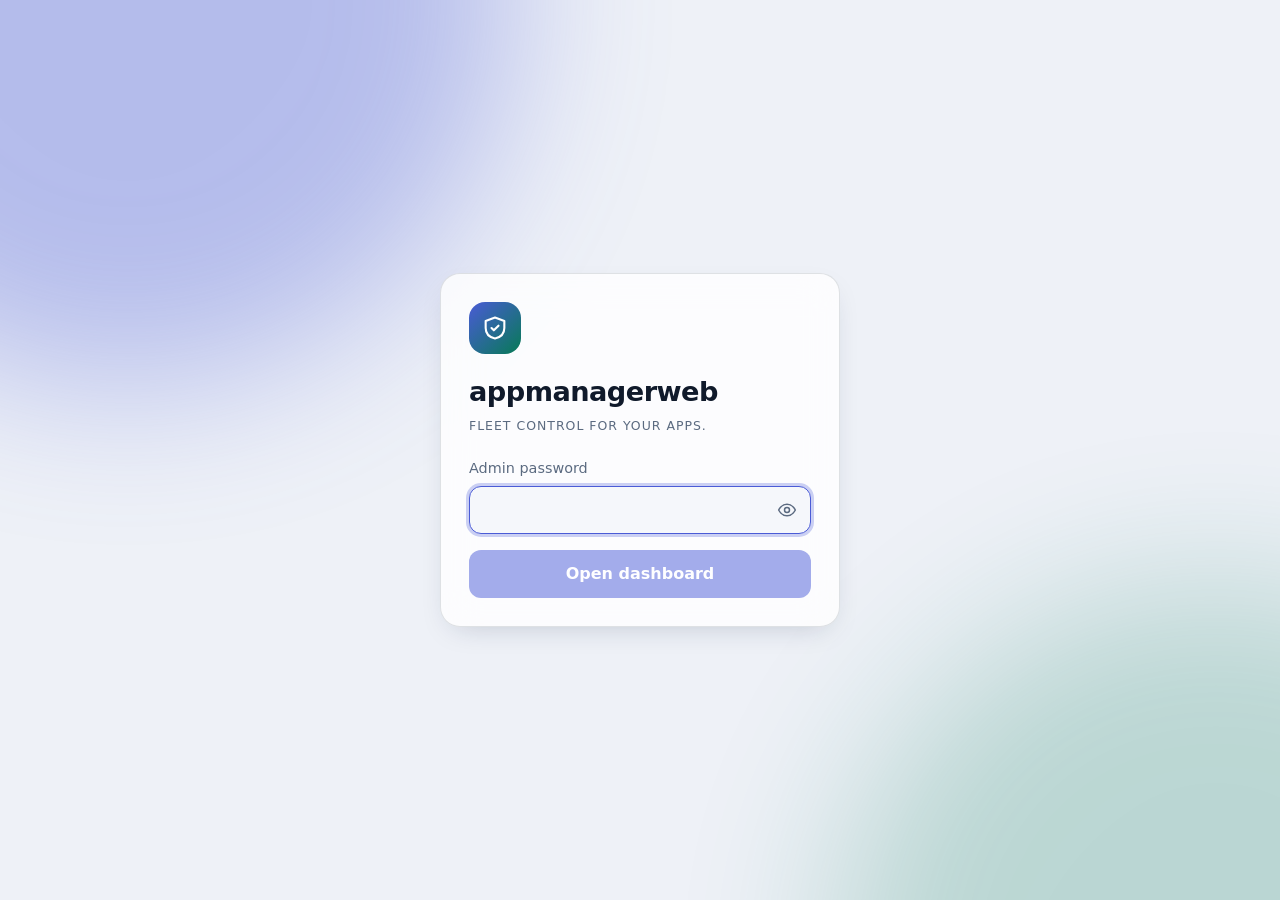
<file: index.html>
<!DOCTYPE html><!--0XJOas_1mUseee4886LgB--><html lang="en"><head><meta charSet="utf-8"/><meta name="viewport" content="width=device-width, initial-scale=1, viewport-fit=cover"/><link rel="stylesheet" href="/_next/static/css/c643ea6e3bd55090.css" data-precedence="next"/><link rel="preload" as="script" fetchPriority="low" href="/_next/static/chunks/webpack-4a462cecab786e93.js"/><script src="/_next/static/chunks/4bd1b696-c023c6e3521b1417.js" async=""></script><script src="/_next/static/chunks/255-1f92380adbc6ec99.js" async=""></script><script src="/_next/static/chunks/main-app-bdb1362c4644a840.js" async=""></script><script src="/_next/static/chunks/app/page-1866842c8370da68.js" async=""></script><meta name="theme-color" content="#070b12"/><title>appmanagerweb</title><meta name="description" content="Fleet control for your apps."/><script src="/_next/static/chunks/polyfills-42372ed130431b0a.js" noModule=""></script></head><body><div hidden=""><!--$--><!--/$--></div><div class="shell"><aside class="rail"><div class="skeleton" style="height:34px;width:140px" aria-hidden="true"></div><div class="skeleton" style="height:44px;width:100%" aria-hidden="true"></div><div class="skeleton" style="height:44px;width:100%" aria-hidden="true"></div></aside><div><div class="top"><div class="skeleton" style="height:34px;width:120px" aria-hidden="true"></div></div><main class="main"><div class="skeleton" style="height:150px;width:100%" aria-hidden="true"></div><div class="skeleton" style="height:60px;width:100%" aria-hidden="true"></div><div class="skeleton" style="height:120px;width:100%" aria-hidden="true"></div></main></div></div><div class="toasts" role="status" aria-live="polite"></div><!--$--><!--/$--><script src="/_next/static/chunks/webpack-4a462cecab786e93.js" id="_R_" async=""></script><script>(self.__next_f=self.__next_f||[]).push([0])</script><script>self.__next_f.push([1,"1:\"$Sreact.fragment\"\n2:I[9766,[],\"\"]\n3:I[8924,[],\"\"]\n4:I[1959,[],\"ClientPageRoot\"]\n5:I[4106,[\"974\",\"static/chunks/app/page-1866842c8370da68.js\"],\"default\"]\n8:I[4431,[],\"OutletBoundary\"]\na:I[5278,[],\"AsyncMetadataOutlet\"]\nc:I[4431,[],\"ViewportBoundary\"]\ne:I[4431,[],\"MetadataBoundary\"]\nf:\"$Sreact.suspense\"\n11:I[7150,[],\"\"]\n:HL[\"/_next/static/css/c643ea6e3bd55090.css\",\"style\"]\n"])</script><script>self.__next_f.push([1,"0:{\"P\":null,\"b\":\"0XJOas_1mUseee4886LgB\",\"p\":\"\",\"c\":[\"\",\"\"],\"i\":false,\"f\":[[[\"\",{\"children\":[\"__PAGE__\",{}]},\"$undefined\",\"$undefined\",true],[\"\",[\"$\",\"$1\",\"c\",{\"children\":[[[\"$\",\"link\",\"0\",{\"rel\":\"stylesheet\",\"href\":\"/_next/static/css/c643ea6e3bd55090.css\",\"precedence\":\"next\",\"crossOrigin\":\"$undefined\",\"nonce\":\"$undefined\"}]],[\"$\",\"html\",null,{\"lang\":\"en\",\"children\":[\"$\",\"body\",null,{\"children\":[\"$\",\"$L2\",null,{\"parallelRouterKey\":\"children\",\"error\":\"$undefined\",\"errorStyles\":\"$undefined\",\"errorScripts\":\"$undefined\",\"template\":[\"$\",\"$L3\",null,{}],\"templateStyles\":\"$undefined\",\"templateScripts\":\"$undefined\",\"notFound\":[[[\"$\",\"title\",null,{\"children\":\"404: This page could not be found.\"}],[\"$\",\"div\",null,{\"style\":{\"fontFamily\":\"system-ui,\\\"Segoe UI\\\",Roboto,Helvetica,Arial,sans-serif,\\\"Apple Color Emoji\\\",\\\"Segoe UI Emoji\\\"\",\"height\":\"100vh\",\"textAlign\":\"center\",\"display\":\"flex\",\"flexDirection\":\"column\",\"alignItems\":\"center\",\"justifyContent\":\"center\"},\"children\":[\"$\",\"div\",null,{\"children\":[[\"$\",\"style\",null,{\"dangerouslySetInnerHTML\":{\"__html\":\"body{color:#000;background:#fff;margin:0}.next-error-h1{border-right:1px solid rgba(0,0,0,.3)}@media (prefers-color-scheme:dark){body{color:#fff;background:#000}.next-error-h1{border-right:1px solid rgba(255,255,255,.3)}}\"}}],[\"$\",\"h1\",null,{\"className\":\"next-error-h1\",\"style\":{\"display\":\"inline-block\",\"margin\":\"0 20px 0 0\",\"padding\":\"0 23px 0 0\",\"fontSize\":24,\"fontWeight\":500,\"verticalAlign\":\"top\",\"lineHeight\":\"49px\"},\"children\":404}],[\"$\",\"div\",null,{\"style\":{\"display\":\"inline-block\"},\"children\":[\"$\",\"h2\",null,{\"style\":{\"fontSize\":14,\"fontWeight\":400,\"lineHeight\":\"49px\",\"margin\":0},\"children\":\"This page could not be found.\"}]}]]}]}]],[]],\"forbidden\":\"$undefined\",\"unauthorized\":\"$undefined\"}]}]}]]}],{\"children\":[\"__PAGE__\",[\"$\",\"$1\",\"c\",{\"children\":[[\"$\",\"$L4\",null,{\"Component\":\"$5\",\"searchParams\":{},\"params\":{},\"promises\":[\"$@6\",\"$@7\"]}],null,[\"$\",\"$L8\",null,{\"children\":[\"$L9\",[\"$\",\"$La\",null,{\"promise\":\"$@b\"}]]}]]}],{},null,false]},null,false],[\"$\",\"$1\",\"h\",{\"children\":[null,[[\"$\",\"$Lc\",null,{\"children\":\"$Ld\"}],null],[\"$\",\"$Le\",null,{\"children\":[\"$\",\"div\",null,{\"hidden\":true,\"children\":[\"$\",\"$f\",null,{\"fallback\":null,\"children\":\"$L10\"}]}]}]]}],false]],\"m\":\"$undefined\",\"G\":[\"$11\",[]],\"s\":false,\"S\":true}\n"])</script><script>self.__next_f.push([1,"6:{}\n7:\"$0:f:0:1:2:children:1:props:children:0:props:params\"\n"])</script><script>self.__next_f.push([1,"d:[[\"$\",\"meta\",\"0\",{\"charSet\":\"utf-8\"}],[\"$\",\"meta\",\"1\",{\"name\":\"viewport\",\"content\":\"width=device-width, initial-scale=1, viewport-fit=cover\"}],[\"$\",\"meta\",\"2\",{\"name\":\"theme-color\",\"content\":\"#070b12\"}]]\n9:null\n"])</script><script>self.__next_f.push([1,"b:{\"metadata\":[[\"$\",\"title\",\"0\",{\"children\":\"appmanagerweb\"}],[\"$\",\"meta\",\"1\",{\"name\":\"description\",\"content\":\"Fleet control for your apps.\"}]],\"error\":null,\"digest\":\"$undefined\"}\n"])</script><script>self.__next_f.push([1,"10:\"$b:metadata\"\n"])</script></body></html>
</file>
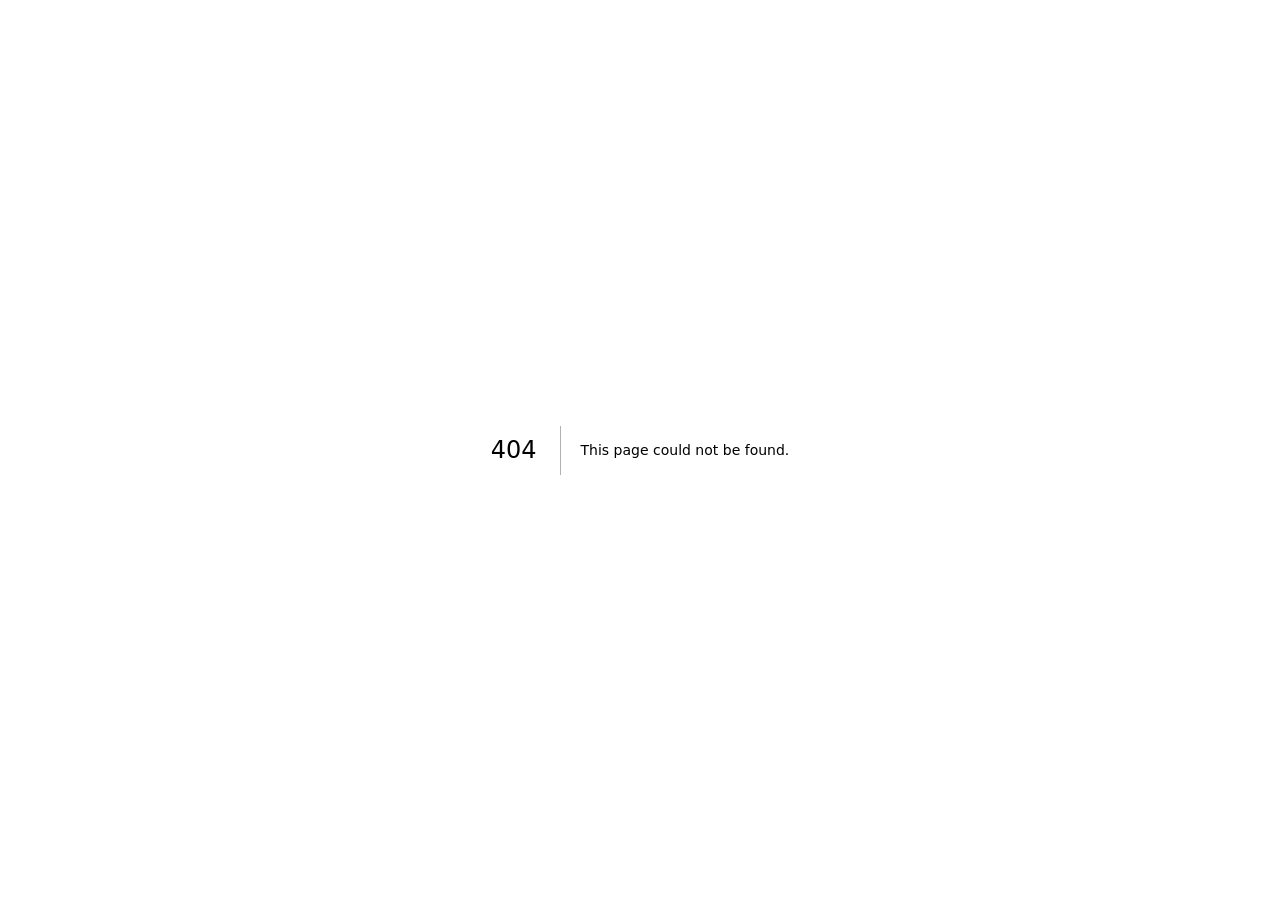
<file: 404/index.html>
<!DOCTYPE html><!--0XJOas_1mUseee4886LgB--><html lang="en"><head><meta charSet="utf-8"/><meta name="viewport" content="width=device-width, initial-scale=1, viewport-fit=cover"/><link rel="stylesheet" href="/_next/static/css/c643ea6e3bd55090.css" data-precedence="next"/><link rel="preload" as="script" fetchPriority="low" href="/_next/static/chunks/webpack-4a462cecab786e93.js"/><script src="/_next/static/chunks/4bd1b696-c023c6e3521b1417.js" async=""></script><script src="/_next/static/chunks/255-1f92380adbc6ec99.js" async=""></script><script src="/_next/static/chunks/main-app-bdb1362c4644a840.js" async=""></script><meta name="robots" content="noindex"/><title>404: This page could not be found.</title><meta name="theme-color" content="#070b12"/><title>appmanagerweb</title><meta name="description" content="Fleet control for your apps."/><script src="/_next/static/chunks/polyfills-42372ed130431b0a.js" noModule=""></script></head><body><div hidden=""><!--$--><!--/$--></div><div style="font-family:system-ui,&quot;Segoe UI&quot;,Roboto,Helvetica,Arial,sans-serif,&quot;Apple Color Emoji&quot;,&quot;Segoe UI Emoji&quot;;height:100vh;text-align:center;display:flex;flex-direction:column;align-items:center;justify-content:center"><div><style>body{color:#000;background:#fff;margin:0}.next-error-h1{border-right:1px solid rgba(0,0,0,.3)}@media (prefers-color-scheme:dark){body{color:#fff;background:#000}.next-error-h1{border-right:1px solid rgba(255,255,255,.3)}}</style><h1 class="next-error-h1" style="display:inline-block;margin:0 20px 0 0;padding:0 23px 0 0;font-size:24px;font-weight:500;vertical-align:top;line-height:49px">404</h1><div style="display:inline-block"><h2 style="font-size:14px;font-weight:400;line-height:49px;margin:0">This page could not be found.</h2></div></div></div><!--$--><!--/$--><script src="/_next/static/chunks/webpack-4a462cecab786e93.js" id="_R_" async=""></script><script>(self.__next_f=self.__next_f||[]).push([0])</script><script>self.__next_f.push([1,"1:\"$Sreact.fragment\"\n2:I[9766,[],\"\"]\n3:I[8924,[],\"\"]\n4:I[4431,[],\"OutletBoundary\"]\n6:I[5278,[],\"AsyncMetadataOutlet\"]\n8:I[4431,[],\"ViewportBoundary\"]\na:I[4431,[],\"MetadataBoundary\"]\nb:\"$Sreact.suspense\"\nd:I[7150,[],\"\"]\n:HL[\"/_next/static/css/c643ea6e3bd55090.css\",\"style\"]\n"])</script><script>self.__next_f.push([1,"0:{\"P\":null,\"b\":\"0XJOas_1mUseee4886LgB\",\"p\":\"\",\"c\":[\"\",\"_not-found\",\"\"],\"i\":false,\"f\":[[[\"\",{\"children\":[\"/_not-found\",{\"children\":[\"__PAGE__\",{}]}]},\"$undefined\",\"$undefined\",true],[\"\",[\"$\",\"$1\",\"c\",{\"children\":[[[\"$\",\"link\",\"0\",{\"rel\":\"stylesheet\",\"href\":\"/_next/static/css/c643ea6e3bd55090.css\",\"precedence\":\"next\",\"crossOrigin\":\"$undefined\",\"nonce\":\"$undefined\"}]],[\"$\",\"html\",null,{\"lang\":\"en\",\"children\":[\"$\",\"body\",null,{\"children\":[\"$\",\"$L2\",null,{\"parallelRouterKey\":\"children\",\"error\":\"$undefined\",\"errorStyles\":\"$undefined\",\"errorScripts\":\"$undefined\",\"template\":[\"$\",\"$L3\",null,{}],\"templateStyles\":\"$undefined\",\"templateScripts\":\"$undefined\",\"notFound\":\"$undefined\",\"forbidden\":\"$undefined\",\"unauthorized\":\"$undefined\"}]}]}]]}],{\"children\":[\"/_not-found\",[\"$\",\"$1\",\"c\",{\"children\":[null,[\"$\",\"$L2\",null,{\"parallelRouterKey\":\"children\",\"error\":\"$undefined\",\"errorStyles\":\"$undefined\",\"errorScripts\":\"$undefined\",\"template\":[\"$\",\"$L3\",null,{}],\"templateStyles\":\"$undefined\",\"templateScripts\":\"$undefined\",\"notFound\":\"$undefined\",\"forbidden\":\"$undefined\",\"unauthorized\":\"$undefined\"}]]}],{\"children\":[\"__PAGE__\",[\"$\",\"$1\",\"c\",{\"children\":[[[\"$\",\"title\",null,{\"children\":\"404: This page could not be found.\"}],[\"$\",\"div\",null,{\"style\":{\"fontFamily\":\"system-ui,\\\"Segoe UI\\\",Roboto,Helvetica,Arial,sans-serif,\\\"Apple Color Emoji\\\",\\\"Segoe UI Emoji\\\"\",\"height\":\"100vh\",\"textAlign\":\"center\",\"display\":\"flex\",\"flexDirection\":\"column\",\"alignItems\":\"center\",\"justifyContent\":\"center\"},\"children\":[\"$\",\"div\",null,{\"children\":[[\"$\",\"style\",null,{\"dangerouslySetInnerHTML\":{\"__html\":\"body{color:#000;background:#fff;margin:0}.next-error-h1{border-right:1px solid rgba(0,0,0,.3)}@media (prefers-color-scheme:dark){body{color:#fff;background:#000}.next-error-h1{border-right:1px solid rgba(255,255,255,.3)}}\"}}],[\"$\",\"h1\",null,{\"className\":\"next-error-h1\",\"style\":{\"display\":\"inline-block\",\"margin\":\"0 20px 0 0\",\"padding\":\"0 23px 0 0\",\"fontSize\":24,\"fontWeight\":500,\"verticalAlign\":\"top\",\"lineHeight\":\"49px\"},\"children\":404}],[\"$\",\"div\",null,{\"style\":{\"display\":\"inline-block\"},\"children\":[\"$\",\"h2\",null,{\"style\":{\"fontSize\":14,\"fontWeight\":400,\"lineHeight\":\"49px\",\"margin\":0},\"children\":\"This page could not be found.\"}]}]]}]}]],null,[\"$\",\"$L4\",null,{\"children\":[\"$L5\",[\"$\",\"$L6\",null,{\"promise\":\"$@7\"}]]}]]}],{},null,false]},null,false]},null,false],[\"$\",\"$1\",\"h\",{\"children\":[[\"$\",\"meta\",null,{\"name\":\"robots\",\"content\":\"noindex\"}],[[\"$\",\"$L8\",null,{\"children\":\"$L9\"}],null],[\"$\",\"$La\",null,{\"children\":[\"$\",\"div\",null,{\"hidden\":true,\"children\":[\"$\",\"$b\",null,{\"fallback\":null,\"children\":\"$Lc\"}]}]}]]}],false]],\"m\":\"$undefined\",\"G\":[\"$d\",[]],\"s\":false,\"S\":true}\n"])</script><script>self.__next_f.push([1,"9:[[\"$\",\"meta\",\"0\",{\"charSet\":\"utf-8\"}],[\"$\",\"meta\",\"1\",{\"name\":\"viewport\",\"content\":\"width=device-width, initial-scale=1, viewport-fit=cover\"}],[\"$\",\"meta\",\"2\",{\"name\":\"theme-color\",\"content\":\"#070b12\"}]]\n5:null\n"])</script><script>self.__next_f.push([1,"7:{\"metadata\":[[\"$\",\"title\",\"0\",{\"children\":\"appmanagerweb\"}],[\"$\",\"meta\",\"1\",{\"name\":\"description\",\"content\":\"Fleet control for your apps.\"}]],\"error\":null,\"digest\":\"$undefined\"}\n"])</script><script>self.__next_f.push([1,"c:\"$7:metadata\"\n"])</script></body></html>
</file>
<file: _next/static/css/c643ea6e3bd55090.css>
:root{color-scheme:dark;--bg:#070b12;--s1:#0d1420;--s2:#141d2c;--s3:#1b2638;--line:rgba(255,255,255,0.09);--ink:#eaf0f8;--mute:#8c9bb0;--live:#34e0a1;--kill:#ff5d5d;--maint:#ffb547;--accent:#7c8cff;--on:#06100c;--on-accent:#070b18;--on-kill:#170404;--signal:var(--live);--r:14px;--ease:cubic-bezier(0.22,1,0.36,1);--mono:ui-monospace,"SF Mono",Menlo,Consolas,monospace;--shadow:0 10px 30px -12px rgba(0,0,0,0.6)}@media (prefers-color-scheme:light){:root{color-scheme:light;--bg:#eef1f7;--s1:#ffffff;--s2:#f5f7fb;--s3:#e8ecf4;--line:rgba(15,25,45,0.12);--ink:#101a2b;--mute:#5b6a80;--live:#077a56;--kill:#d1342f;--maint:#955700;--accent:#4a5bd6;--on:#ffffff;--on-accent:#ffffff;--on-kill:#ffffff;--shadow:0 10px 30px -14px rgba(20,35,70,0.25)}}*{box-sizing:border-box}html{-webkit-text-size-adjust:100%}body{margin:0;background:var(--bg);color:var(--ink);font:16px/1.5 system-ui,-apple-system,Segoe UI,Roboto,sans-serif;min-height:100dvh}button,input,textarea{font:inherit;color:inherit}button{cursor:pointer}:focus-visible{outline:2px solid var(--accent);outline-offset:2px}.mono{font-family:var(--mono)}.sr{position:absolute;width:1px;height:1px;overflow:hidden;clip:rect(0 0 0 0);white-space:nowrap}.icon{width:20px;height:20px;flex:none;fill:none;stroke:currentColor;stroke-width:1.8;stroke-linecap:round;stroke-linejoin:round}.card{background:var(--s1);border:1px solid var(--line);border-radius:var(--r);padding:18px;box-shadow:var(--shadow)}.card h2{margin:0 0 12px;font-size:.78rem;letter-spacing:.08em;text-transform:uppercase;color:var(--mute)}.btn,.card h2{font-weight:600}.btn{display:inline-flex;align-items:center;justify-content:center;gap:8px;min-height:48px;padding:0 18px;border:1px solid var(--line);border-radius:12px;background:var(--s2);transition:transform .15s var(--ease),background .2s,border-color .2s,opacity .2s}.btn:hover:not(:disabled){background:var(--s3)}.btn:active:not(:disabled){transform:scale(.97)}.btn:disabled{opacity:.5;cursor:default}.btn.primary{background:var(--accent);border-color:transparent;color:var(--on-accent)}.btn.primary:hover:not(:disabled){background:var(--accent);filter:brightness(1.1)}.btn.go{background:var(--live)}.btn.go,.btn.warn{border-color:transparent;color:var(--on)}.btn.warn{background:var(--maint)}.btn.danger{background:var(--kill);border-color:transparent;color:var(--on-kill)}.btn.quiet{background:transparent;color:var(--mute);font-weight:500}.btn.wide{width:100%}.input,input[type=datetime-local],input[type=password],input[type=text],textarea{width:100%;min-height:48px;padding:10px 14px;background:var(--s2);border:1px solid var(--line);border-radius:12px;transition:border-color .2s,box-shadow .2s}textarea{resize:vertical;min-height:88px}input:focus-visible,textarea:focus-visible{outline:none;border-color:var(--accent);box-shadow:0 0 0 3px color-mix(in srgb,var(--accent) 28%,transparent)}.chip,.pill{display:inline-flex;align-items:center;gap:6px;flex:none;min-height:40px;padding:0 14px;border:1px solid var(--line);border-radius:999px;background:var(--s2);transition:background .2s,border-color .2s,color .2s}.chip{min-height:44px}.chip[aria-current=true],.chip[aria-pressed=true]{background:var(--ink);color:var(--bg);border-color:var(--ink)}.chip.quiet{background:transparent;border-style:dashed;color:var(--mute)}.chip:disabled{opacity:.55;cursor:default}.dot{width:8px;height:8px;border-radius:50%;background:var(--signal);box-shadow:0 0 10px var(--signal);flex:none}.dot.live{--signal:var(--live)}.dot.kill{--signal:var(--kill)}.dot.maint{--signal:var(--maint)}.err{margin:12px 0;padding:10px 14px;border-radius:12px;border:1px solid color-mix(in srgb,var(--kill) 50%,transparent);background:color-mix(in srgb,var(--kill) 12%,var(--s1))}.note{color:var(--mute);margin:12px 0 0}.skeleton{background:linear-gradient(90deg,var(--s2),var(--s3),var(--s2));background-size:200% 100%;animation:shimmer 1.4s linear infinite;border-radius:10px}@keyframes shimmer{to{background-position:-200% 0}}.toasts{position:fixed;z-index:50;left:0;right:0;bottom:max(16px,env(safe-area-inset-bottom));display:flex;flex-direction:column;align-items:center;gap:8px;pointer-events:none}.toast{pointer-events:auto;max-width:min(92vw,420px);padding:12px 16px;border-radius:12px;background:var(--ink);color:var(--bg);font-weight:500;box-shadow:var(--shadow);animation:toast-in .35s var(--ease)}.toast.bad{background:var(--kill);color:var(--on-kill)}.toast.ok{background:var(--live);color:var(--on)}@keyframes toast-in{0%{opacity:0;transform:translateY(14px) scale(.96)}}.gate{min-height:100dvh;display:grid;place-items:center;padding:24px;position:relative;overflow:hidden}.gate:after,.gate:before{content:"";position:absolute;width:60vmax;height:60vmax;border-radius:50%;filter:blur(80px);opacity:.35;animation:drift 18s ease-in-out infinite alternate}.gate:before{background:var(--accent);top:-30vmax;left:-20vmax}.gate:after{background:var(--live);bottom:-35vmax;right:-25vmax;animation-delay:-9s;opacity:.22}@keyframes drift{to{transform:translate(8vmax,6vmax) scale(1.15)}}.gate-card{position:relative;z-index:1;width:min(100%,400px);padding:28px;border-radius:20px;background:color-mix(in srgb,var(--s1) 80%,transparent);-webkit-backdrop-filter:blur(18px);backdrop-filter:blur(18px);border:1px solid var(--line);box-shadow:var(--shadow);animation:rise .6s var(--ease)}.gate-card.shake{animation:shake .4s}@keyframes rise{0%{opacity:0;transform:translateY(18px)}}@keyframes shake{20%,60%{transform:translateX(-8px)}40%,80%{transform:translateX(8px)}}.logo{width:52px;height:52px;border-radius:16px;display:grid;place-items:center;background:linear-gradient(135deg,var(--accent),var(--live));color:var(--on-accent);margin-bottom:18px}.logo .icon{width:28px;height:28px}.gate h1{margin:0 0 4px;font-size:1.7rem;letter-spacing:-.02em}.gate p.sub{margin:0 0 22px;color:var(--mute)}.gate label{display:block;margin-bottom:6px;font-size:.9rem;color:var(--mute)}.pwrow{position:relative}.pwrow .peek{position:absolute;right:4px;top:4px;width:40px;height:40px;border:0;background:transparent;color:var(--mute);border-radius:10px;display:grid;place-items:center}.gate .btn{margin-top:16px}.shell{min-height:100dvh;display:grid;grid-template-columns:1fr}.rail{display:none}.top{position:-webkit-sticky;position:sticky;top:0;z-index:20;padding:max(10px,env(safe-area-inset-top)) 14px 10px;background:color-mix(in srgb,var(--bg) 82%,transparent);-webkit-backdrop-filter:blur(14px);backdrop-filter:blur(14px);border-bottom:1px solid var(--line)}.brand,.top{display:flex;align-items:center;gap:10px}.brand{font-weight:700;letter-spacing:-.01em}.brand .logo{width:34px;height:34px;border-radius:10px;margin:0}.brand .logo .icon{width:19px;height:19px}.top .grow{flex:1 1}.iconbtn{width:44px;height:44px;border-radius:12px;border:1px solid var(--line);background:var(--s1);display:grid;place-items:center}.iconbtn:hover{background:var(--s2)}.iconbtn.spin .icon{animation:spin .9s linear infinite}@keyframes spin{to{transform:rotate(1turn)}}.strip{display:flex;gap:8px;overflow-x:auto;scroll-snap-type:x proximity;padding:12px 14px 4px;scrollbar-width:none}.strip::-webkit-scrollbar{display:none}.strip .chip{scroll-snap-align:start}.main{padding:14px max(14px,env(safe-area-inset-right)) max(40px,env(safe-area-inset-bottom)) max(14px,env(safe-area-inset-left));max-width:760px;width:100%;margin:0 auto;display:grid;grid-gap:14px;gap:14px;align-content:start}.adder{display:flex;gap:8px;padding:10px 14px 0}.adder .btn{flex:none}@media (min-width:900px){.shell{grid-template-columns:264px minmax(0,1fr)}.rail{display:flex;flex-direction:column;gap:6px;position:-webkit-sticky;position:sticky;top:0;height:100dvh;padding:22px 14px;border-right:1px solid var(--line);background:var(--s1)}.rail .brand{padding:0 8px 18px}.rail h3{margin:10px 8px 6px;font-size:.72rem;letter-spacing:.1em;text-transform:uppercase;color:var(--mute)}.rail .apps{display:flex;flex-direction:column;gap:4px;overflow-y:auto}.rail .app{display:flex;align-items:center;gap:10px;min-height:44px;padding:0 12px;border-radius:12px;border:1px solid transparent;background:transparent;text-align:left}.rail .app:hover{background:var(--s2)}.rail .app[aria-current=true]{background:var(--s2);border-color:var(--line);font-weight:600}.rail .app .dot{visibility:hidden}.rail .app[aria-current=true] .dot{visibility:visible}.rail .spacer{flex:1 1}.adder.mobile,.strip,.top .brand{display:none}.top{padding-left:24px;padding-right:24px}.main{padding-top:24px;max-width:880px}}.banner{position:relative;overflow:hidden;border-radius:20px;padding:28px 22px;background:color-mix(in srgb,var(--signal) 14%,var(--s1));border:1px solid color-mix(in srgb,var(--signal) 40%,transparent);box-shadow:0 0 60px -20px var(--signal)}.banner.live{--signal:var(--live)}.banner.kill{--signal:var(--kill)}.banner.maint{--signal:var(--maint)}.banner h1{margin:0;font-size:clamp(2.4rem,12vw,3.6rem);line-height:1;letter-spacing:-.03em;color:var(--signal)}.banner p{margin:10px 0 0}.banner small{display:block;margin-top:8px;color:var(--mute)}.actions{display:grid;grid-template-columns:1fr 1fr;grid-gap:10px;gap:10px}.actions .wide{grid-column:1/-1}.facts{margin:0;display:grid;grid-gap:10px;gap:10px;grid-template-columns:repeat(auto-fit,minmax(220px,1fr))}.facts>div{background:var(--s1);border:1px solid var(--line);border-radius:var(--r);padding:14px 16px}.facts dt{color:var(--mute);font-size:.82rem}.facts dd{margin:4px 0 0;overflow-wrap:anywhere}.big{font-size:2.4rem;font-weight:700;line-height:1.1;font-feature-settings:"tnum";font-variant-numeric:tabular-nums;letter-spacing:-.02em}.bars{display:flex;align-items:flex-end;gap:4px;height:44px;margin-top:8px}.bars i{flex:1 1;min-height:3px;background:var(--accent);opacity:.55;border-radius:3px 3px 0 0}.bars i:last-child{opacity:1}footer{color:var(--mute);font-size:.82rem;text-align:center}.panels{display:grid;grid-gap:10px;gap:10px}.panel{background:var(--s1);border:1px solid var(--line);border-radius:var(--r);overflow:hidden}.panel summary{display:flex;align-items:center;min-height:56px;padding:0 18px;font-weight:600;cursor:pointer;list-style:none}.panel summary::-webkit-details-marker{display:none}.panel summary:after{content:"+";margin-left:auto;color:var(--mute);font-size:1.3rem;transition:transform .25s var(--ease)}.panel[open] summary:after{transform:rotate(45deg)}.panel .body{padding:0 18px 18px}.field{display:block;margin:14px 0 0}.field>span{display:block;margin-bottom:6px;font-size:.9rem}.field small{display:block;margin-top:6px;color:var(--mute)}.row{display:flex;gap:10px;flex-wrap:wrap;margin-top:14px}.row .btn{flex:1 1 140px}.pills{display:flex;flex-wrap:wrap;gap:8px;margin-top:14px}.result{margin:14px 0 0;padding:12px 14px;border-radius:12px;border:1px solid var(--line);border-left:4px solid var(--accent);background:var(--s2);overflow-wrap:anywhere}.hero{position:relative;display:flex;align-items:center;gap:22px;padding:26px 22px;border-radius:22px;overflow:hidden;background:radial-gradient(120% 140% at 0 0,color-mix(in srgb,var(--signal) 22%,var(--s1)),var(--s1) 70%);border:1px solid color-mix(in srgb,var(--signal) 38%,transparent);box-shadow:0 0 80px -28px var(--signal);transition:box-shadow .5s,border-color .5s}.hero.live{--signal:var(--live)}.hero.kill{--signal:var(--kill)}.hero.maint{--signal:var(--maint)}.orb{position:relative;width:84px;height:84px;flex:none}.orb b{inset:22px;background:var(--signal);box-shadow:0 0 36px var(--signal)}.orb b,.orb i{position:absolute;border-radius:50%}.orb i{inset:0;border:2px solid var(--signal);opacity:0;animation:ping 2.6s var(--ease) infinite}.orb i+i{animation-delay:1.3s}@keyframes ping{0%{transform:scale(.45);opacity:.8}to{transform:scale(1.15);opacity:0}}.hero-text{min-width:0}.hero small{color:var(--mute)}.hero h1{margin:2px 0 0;font-size:clamp(2.2rem,10vw,3.4rem);line-height:1.05;letter-spacing:-.03em;color:var(--signal)}.hero p{margin:6px 0 0}.lastchk{display:inline-flex;flex-wrap:wrap;align-items:center;gap:6px;margin-top:12px;padding:5px 10px;border-radius:999px;background:color-mix(in srgb,var(--bg) 55%,transparent);border:1px solid var(--line);font-size:.82rem;color:var(--mute)}.tag{padding:1px 8px;border-radius:999px;font-weight:700;font-size:.74rem;text-transform:uppercase;letter-spacing:.04em}.tag.live{background:color-mix(in srgb,var(--live) 20%,transparent);color:var(--live)}.tag.kill{background:color-mix(in srgb,var(--kill) 20%,transparent);color:var(--kill)}.controls{display:grid;grid-gap:14px;gap:14px;grid-template-columns:1fr}@media (min-width:560px){.controls{grid-template-columns:1fr 1fr}}.ctl .note{margin:0 0 14px;font-size:.92rem;min-height:2.8em}.killbtn{position:relative;width:100%;min-height:56px;display:flex;align-items:center;justify-content:center;gap:10px;border-radius:14px;border:1px solid color-mix(in srgb,var(--kill) 55%,transparent);background:color-mix(in srgb,var(--kill) 12%,var(--s2));color:var(--kill);font-weight:700;overflow:hidden;touch-action:none;-moz-user-select:none;user-select:none;-webkit-user-select:none;transition:transform .15s var(--ease)}.killbtn .ring{position:absolute;inset:0;background:var(--kill);opacity:.9;transform-origin:left;transform:scaleX(var(--p,0))}.killbtn>:not(.ring){position:relative;mix-blend-mode:normal}.killbtn.holding{color:var(--on-kill);transform:scale(.98)}.killbtn.armed{background:var(--kill);color:var(--on-kill)}.killbtn:disabled{opacity:.5}.switch{position:relative;display:flex;align-items:center;width:100%;min-height:56px;padding:0 8px;border-radius:14px;border:1px solid var(--line);background:var(--s2);transition:background .3s,border-color .3s}.switch .knob{width:40px;height:40px;border-radius:11px;background:var(--mute);transition:transform .35s var(--ease),background .3s}.switch .swlabel{flex:1 1;text-align:center;font-weight:700}.switch.on{background:color-mix(in srgb,var(--maint) 18%,var(--s2));border-color:color-mix(in srgb,var(--maint) 55%,transparent)}.switch.on .knob{background:var(--maint);transform:translateX(calc(100cqw - 56px))}.ctl{container-type:inline-size}.uniq .big{margin-bottom:4px}.spark{position:relative;height:84px;margin-top:10px}.spark svg{position:absolute;inset:0;width:100%;height:100%;overflow:visible}.sp-line{fill:none;stroke:var(--accent);stroke-width:2.2;stroke-linecap:round;stroke-linejoin:round}.spark svg{animation:reveal 1.1s var(--ease) .1s backwards}.sp-area{opacity:0;animation:fade .8s ease .5s forwards}@keyframes reveal{0%{-webkit-clip-path:inset(-10px 100% -10px 0);clip-path:inset(-10px 100% -10px 0)}to{-webkit-clip-path:inset(-10px -10px -10px 0);clip-path:inset(-10px -10px -10px 0)}}@keyframes fade{to{opacity:1}}.sp-hit{position:absolute;inset:0;display:flex}.sp-hit i{flex:1 1}.sp-dot{width:12px;height:12px;margin:-6px 0 0 -6px;border-radius:50%;background:var(--accent);border:2px solid var(--s1);box-shadow:0 0 12px var(--accent);transition:left .25s var(--ease),top .25s var(--ease);pointer-events:none}.sp-dot,.sp-tip{position:absolute}.sp-tip{right:0;top:-22px;font-size:.78rem;color:var(--mute)}.tiles{display:grid;grid-gap:10px;gap:10px;grid-template-columns:repeat(2,1fr)}@media (min-width:640px){.tiles{grid-template-columns:repeat(4,1fr)}}.tile{display:flex;flex-direction:column;gap:2px;padding:14px;border-radius:var(--r);background:var(--s1);border:1px solid var(--line);min-width:0}.tile span{font-size:.78rem;color:var(--mute);text-transform:uppercase;letter-spacing:.06em}.tile b{font-size:1.35rem;letter-spacing:-.02em}.tile b,.tile small{overflow-wrap:anywhere}.tile small{color:var(--mute);font-size:.78rem}.settings{display:grid;grid-gap:12px;gap:12px;padding-bottom:84px}.tabs{display:flex;gap:6px;overflow-x:auto;padding:4px;border-radius:16px;background:var(--s1);border:1px solid var(--line);scrollbar-width:none}.tabs::-webkit-scrollbar{display:none}.tab{position:relative;flex:1 0 auto;display:inline-flex;align-items:center;justify-content:center;gap:8px;min-height:44px;padding:0 14px;border:0;border-radius:12px;background:transparent;color:var(--mute);font-weight:600;transition:background .2s,color .2s}.tab:hover{color:var(--ink)}.tab[aria-selected=true]{background:var(--s3);color:var(--ink);box-shadow:inset 0 0 0 1px var(--line)}.udot{position:absolute;top:8px;right:8px;width:7px;height:7px;border-radius:50%;background:var(--maint)}.pane{animation:pane-in .3s var(--ease)}@keyframes pane-in{0%{opacity:0;transform:translateY(8px)}}.pane>.field:first-child{margin-top:0}.field>.fl{display:flex;justify-content:space-between;gap:10px}.fl em{font-style:normal;color:var(--mute);font-size:.82rem}.warn-t{color:var(--maint)!important}.sm{font-size:.82rem}.sub{margin:22px 0 0;font-size:.78rem;letter-spacing:.08em;text-transform:uppercase;color:var(--mute)}.chip[aria-pressed=true],.pill[aria-pressed=true]{background:var(--ink);color:var(--bg);border-color:var(--ink)}.pill:hover:not(:disabled){background:var(--s3)}.pill:disabled{opacity:.45}.stepper{display:flex;gap:8px}.stepper input{text-align:center;font-feature-settings:"tnum";font-variant-numeric:tabular-nums}.stepper .iconbtn{flex:none;font-size:1.3rem;width:48px;height:48px}.tokenin{display:flex;gap:8px}.tokenin .btn{flex:none}.token,.tokens{align-items:center}.token{display:inline-flex;gap:8px;min-height:36px;padding:0 10px 0 14px;border-radius:999px;border:1px solid color-mix(in srgb,var(--kill) 45%,transparent);background:color-mix(in srgb,var(--kill) 12%,var(--s2));color:var(--ink);transition:transform .15s var(--ease)}.token .icon{width:15px;height:15px;color:var(--kill)}.token:hover:not(:disabled){transform:translateY(-1px)}.badge{font-style:normal;font-size:.68rem;padding:1px 7px;border-radius:999px;background:var(--accent);color:var(--on-accent);text-transform:uppercase;letter-spacing:.04em}.chip[aria-pressed=true] .badge{background:var(--bg);color:var(--ink)}.nstate{display:flex;align-items:center;gap:10px;padding:12px;border-radius:14px;border:1px solid var(--line);background:var(--s2)}.nstate.on{border-color:color-mix(in srgb,var(--live) 50%,transparent);background:color-mix(in srgb,var(--live) 10%,var(--s2))}.grow{flex:1 1}.savebar{position:fixed;z-index:30;left:0;right:0;bottom:0;padding:0 12px max(12px,env(safe-area-inset-bottom));transform:translateY(130%);visibility:hidden;transition:transform .4s var(--ease),visibility 0s .4s;pointer-events:none}.savebar.show{transform:none;visibility:visible;transition-delay:0s;pointer-events:auto}.savebar-in{max-width:760px;margin:0 auto;display:flex;align-items:center;gap:8px;padding:10px 10px 10px 18px;border-radius:18px;background:var(--s3);border:1px solid var(--line);box-shadow:0 18px 50px -10px rgba(0,0,0,.6);-webkit-backdrop-filter:blur(14px);backdrop-filter:blur(14px)}.savebar .btn{min-height:44px}@media (min-width:900px){.settings{grid-template-columns:190px minmax(0,1fr);align-items:start;padding-bottom:96px}.tabs{flex-direction:column;position:-webkit-sticky;position:sticky;top:80px}.tab{justify-content:flex-start}.savebar{left:264px}}.pv-tabs{display:flex;gap:4px;overflow-x:auto;scrollbar-width:none;margin-bottom:14px}.pv-tabs::-webkit-scrollbar{display:none}.pv-tab{flex:none;display:inline-flex;align-items:center;gap:6px;min-height:34px;padding:0 10px;border-radius:999px;border:1px solid var(--line);background:var(--s2);font-size:.82rem}.pv-tab[aria-selected=true]{background:var(--ink);color:var(--bg);border-color:var(--ink)}.phone{--tone:var(--kill);position:relative;width:min(100%,250px);aspect-ratio:9/18.5;margin:0 auto;padding:9px;border-radius:36px;background:#05070b;box-shadow:0 0 0 2px #2a3447,0 24px 50px -16px rgba(0,0,0,.7),0 0 60px -26px var(--tone)}.phone.maint{--tone:var(--maint)}.phone.accent{--tone:var(--accent)}.notch{position:absolute;z-index:2;top:14px;left:50%;width:62px;height:16px;margin-left:-31px;border-radius:10px;background:#05070b}.screen{position:relative;height:100%;border-radius:28px;overflow:hidden;background:radial-gradient(120% 70% at 50% 0,color-mix(in srgb,var(--tone) 28%,#0d1420),#0a0f18 70%);color:#eaf0f8}.pv-notice,.screen{display:flex;flex-direction:column}.pv-notice{margin:38px 10px 0;padding:8px 10px;border-radius:12px;background:rgba(255,255,255,.12);font-size:.7rem;line-height:1.35;gap:3px;animation:pane-in .3s var(--ease)}.pv-notice u{color:var(--accent)}.pv-body{flex:1 1;display:flex;flex-direction:column;align-items:center;justify-content:center;gap:8px;padding:18px 20px;text-align:center}.pv-ico{width:46px;height:46px;border-radius:50%;background:color-mix(in srgb,var(--tone) 30%,transparent);box-shadow:inset 0 0 0 2px var(--tone),0 0 24px -4px var(--tone)}.pv-body h4{margin:6px 0 0;font-size:1rem}.pv-body p{margin:0;font-size:.76rem;line-height:1.45;opacity:.85;overflow-wrap:anywhere}.pv-cta{margin-top:6px;padding:9px 18px;border-radius:999px;background:var(--tone);color:#06100c;font-weight:700;font-size:.78rem;max-width:100%;overflow:hidden;text-overflow:ellipsis;white-space:nowrap}.pv-body small{opacity:.55;font-size:.64rem}.pv-n{display:flex;align-items:center;justify-content:center;gap:8px;margin-top:14px;font-size:.88rem;color:var(--mute)}.pv-n input{width:18px;height:18px;min-height:0;accent-color:var(--accent)}.pv .note{text-align:center}.pv-head{display:flex;align-items:center;justify-content:space-between;margin-bottom:8px}.pv-head h2{margin:0;font-size:.78rem;letter-spacing:.08em;text-transform:uppercase;color:var(--mute)}.pv-pane{display:none}.pv-pane.open{display:block;position:fixed;z-index:41;left:0;right:0;bottom:0;max-height:88dvh;overflow-y:auto;padding:16px 16px max(20px,env(safe-area-inset-bottom));border-radius:22px 22px 0 0;background:var(--s1);border-top:1px solid var(--line);animation:sheet-in .4s var(--ease)}@keyframes sheet-in{0%{transform:translateY(100%)}}.scrim{position:fixed;inset:0;z-index:40;border:0;background:rgba(0,0,0,.55);animation:fade-in .3s}@keyframes fade-in{0%{opacity:0}}.fab{position:fixed;z-index:25;right:14px;bottom:max(76px,calc(env(safe-area-inset-bottom) + 70px));display:inline-flex;align-items:center;gap:8px;min-height:48px;padding:0 18px;border-radius:999px;border:1px solid var(--line);background:var(--s3);font-weight:600;box-shadow:var(--shadow)}@media (min-width:1200px){.main{max-width:1180px}.settings{grid-template-columns:190px minmax(0,1fr) 310px}.pv-pane,.pv-pane.open{display:block;position:-webkit-sticky;position:sticky;top:80px;z-index:1;max-height:none;overflow:visible;padding:18px;border-radius:var(--r);border:1px solid var(--line);background:var(--s1);animation:none}.fab,.pv-head .iconbtn,.scrim{display:none}}.verdict{display:grid;grid-gap:4px;gap:4px;margin-top:14px;padding:14px;border-radius:14px;border:1px solid color-mix(in srgb,var(--vt) 50%,transparent);background:color-mix(in srgb,var(--vt) 10%,var(--s2));overflow-wrap:anywhere;animation:pane-in .3s var(--ease)}.verdict.live{--vt:var(--live)}.verdict.kill{--vt:var(--kill)}.verdict .tag{justify-self:start;background:var(--vt);color:var(--on)}.hist{list-style:none;margin:8px 0 0;padding:0;display:grid;grid-gap:6px;gap:6px}.hist button{width:100%;display:flex;align-items:center;gap:10px;min-height:44px;padding:0 12px;border-radius:12px;border:1px solid var(--line);background:var(--s2);text-align:left}.hist em{margin-left:auto;font-style:normal;color:var(--mute);font-size:.82rem}.tl ol{list-style:none;margin:0;padding:0}.tl li,.tl ol{position:relative}.tl li{display:flex;align-items:flex-start;gap:14px;padding:0 0 18px;color:var(--mute)}.tl li:last-child{padding-bottom:0}.tl li:before{content:"";position:absolute;left:6px;top:16px;bottom:-2px;width:2px;background:var(--line)}.tl li:last-child:before{display:none}.tl-dot{flex:none;width:14px;height:14px;margin-top:4px;border-radius:50%;border:2px solid var(--line);background:var(--s1);position:relative;z-index:1}.tl li div{display:flex;flex-direction:column;flex:1 1;min-width:0}.tl li b{color:var(--ink);font-weight:600}.tl li span{font-size:.88rem;overflow-wrap:anywhere}.tl li.on .tl-dot{border-color:var(--maint);background:var(--maint)}.tl li.win .tl-dot{border-color:var(--kill);background:var(--kill);box-shadow:0 0 14px var(--kill)}.tl li.win span{color:var(--ink)}.tl li.moot{opacity:.55}.main>*{animation:enter .55s var(--ease) backwards}.main>:nth-child(2){animation-delay:.05s}.main>:nth-child(3){animation-delay:.1s}.main>:nth-child(4){animation-delay:.15s}.main>:nth-child(5){animation-delay:.2s}.main>:nth-child(n+6){animation-delay:.25s}@keyframes enter{0%{opacity:0;transform:translateY(14px)}}.main{transition:opacity .25s}.main[aria-busy=true]{opacity:.6}.card,.facts>div,.tile{transition:border-color .25s,transform .25s var(--ease)}.card:hover,.tile:hover{border-color:color-mix(in srgb,var(--accent) 35%,var(--line))}.err.retry{display:flex;align-items:center;gap:12px}.err.retry span{flex:1 1}.err.retry .btn{min-height:40px}.help{position:fixed;z-index:60;inset:0;display:grid;place-items:center;padding:20px;background:rgba(0,0,0,.6);animation:fade-in .2s}.help .card{width:min(100%,380px);animation:enter .35s var(--ease)}.help dl{display:grid;grid-template-columns:auto 1fr;grid-gap:10px 14px;gap:10px 14px;margin:0 0 14px}.help dd{margin:0;color:var(--mute)}kbd{display:inline-block;min-width:26px;padding:2px 7px;text-align:center;border-radius:7px;border:solid var(--line);border-width:1px 1px 2px;background:var(--s2);font:.82rem var(--mono)}.kbhint{display:none}@media (min-width:900px){.kbhint{display:block}}@media (prefers-reduced-motion:reduce){*,:after,:before{animation-duration:.001ms!important;animation-iteration-count:1!important;animation-delay:0s!important;transition-duration:.001ms!important;scroll-behavior:auto!important}.orb i{display:none}.sp-area{opacity:1}}
</file>
